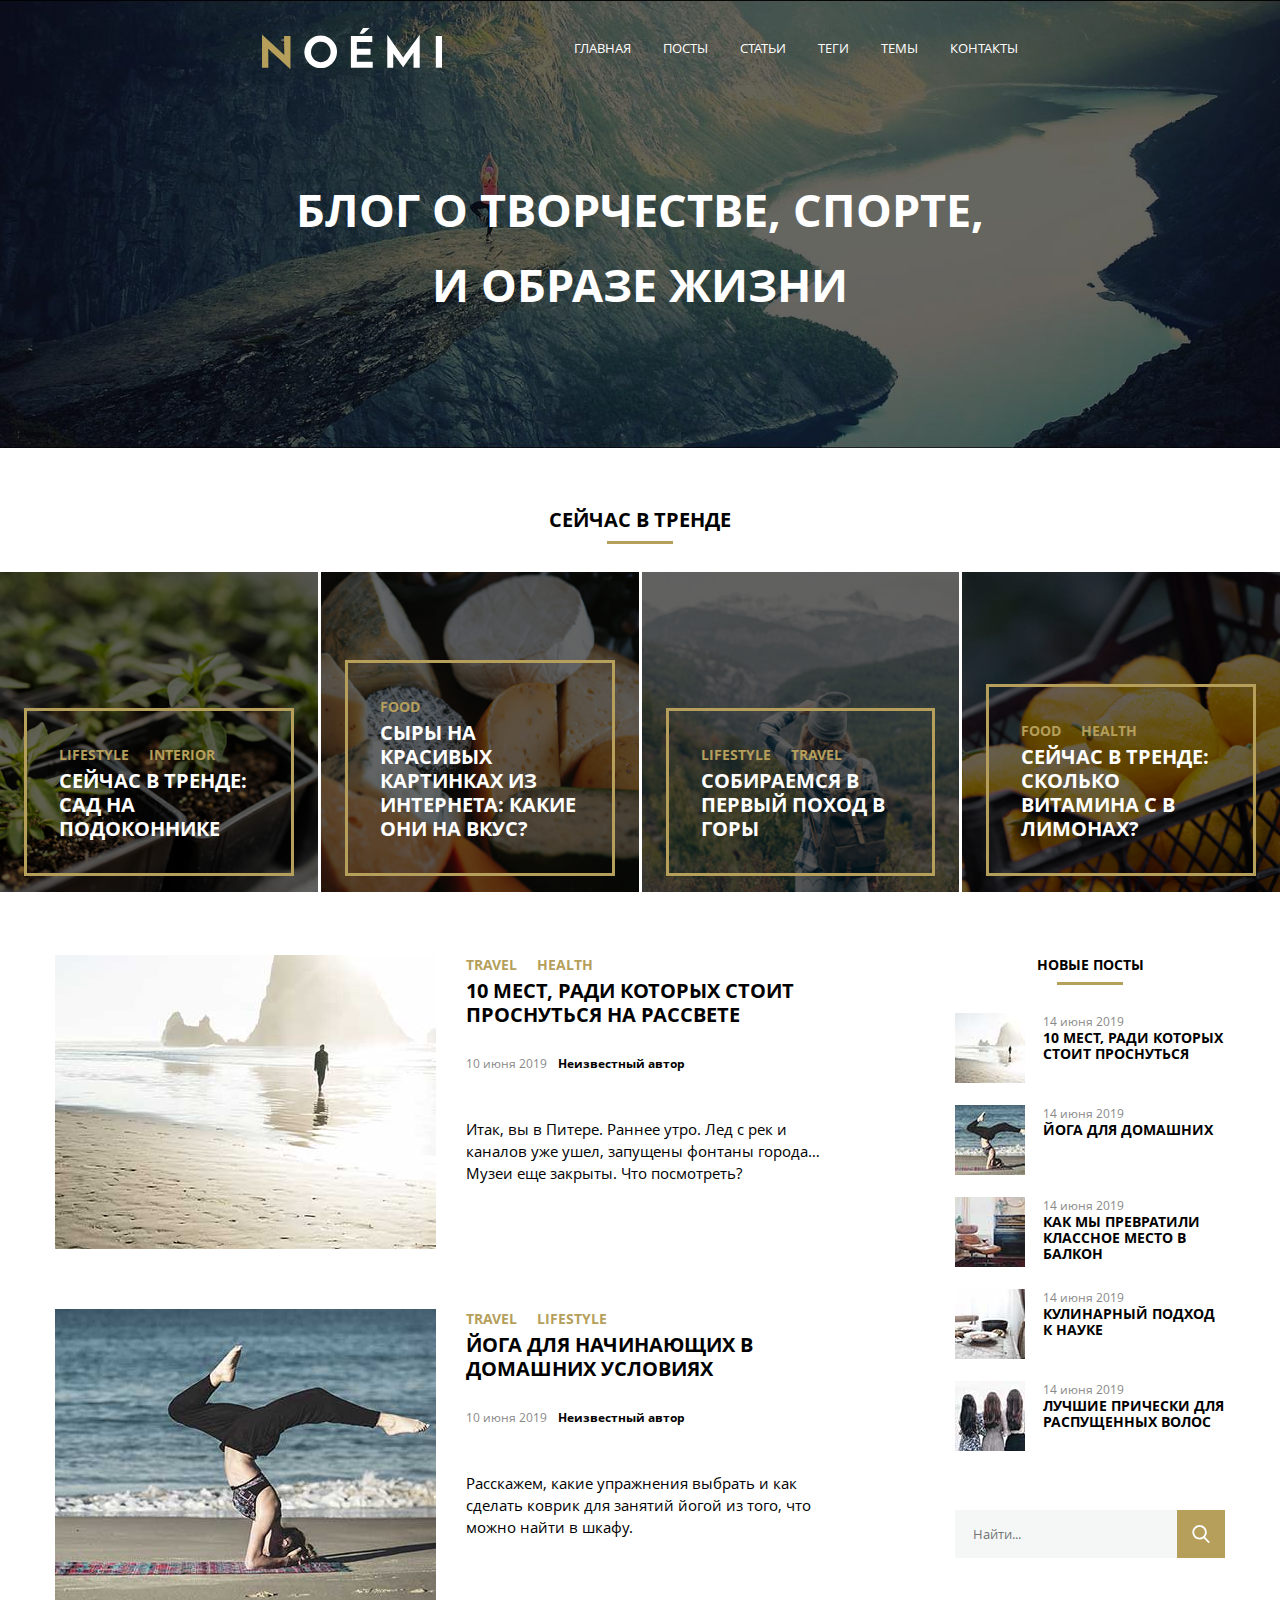
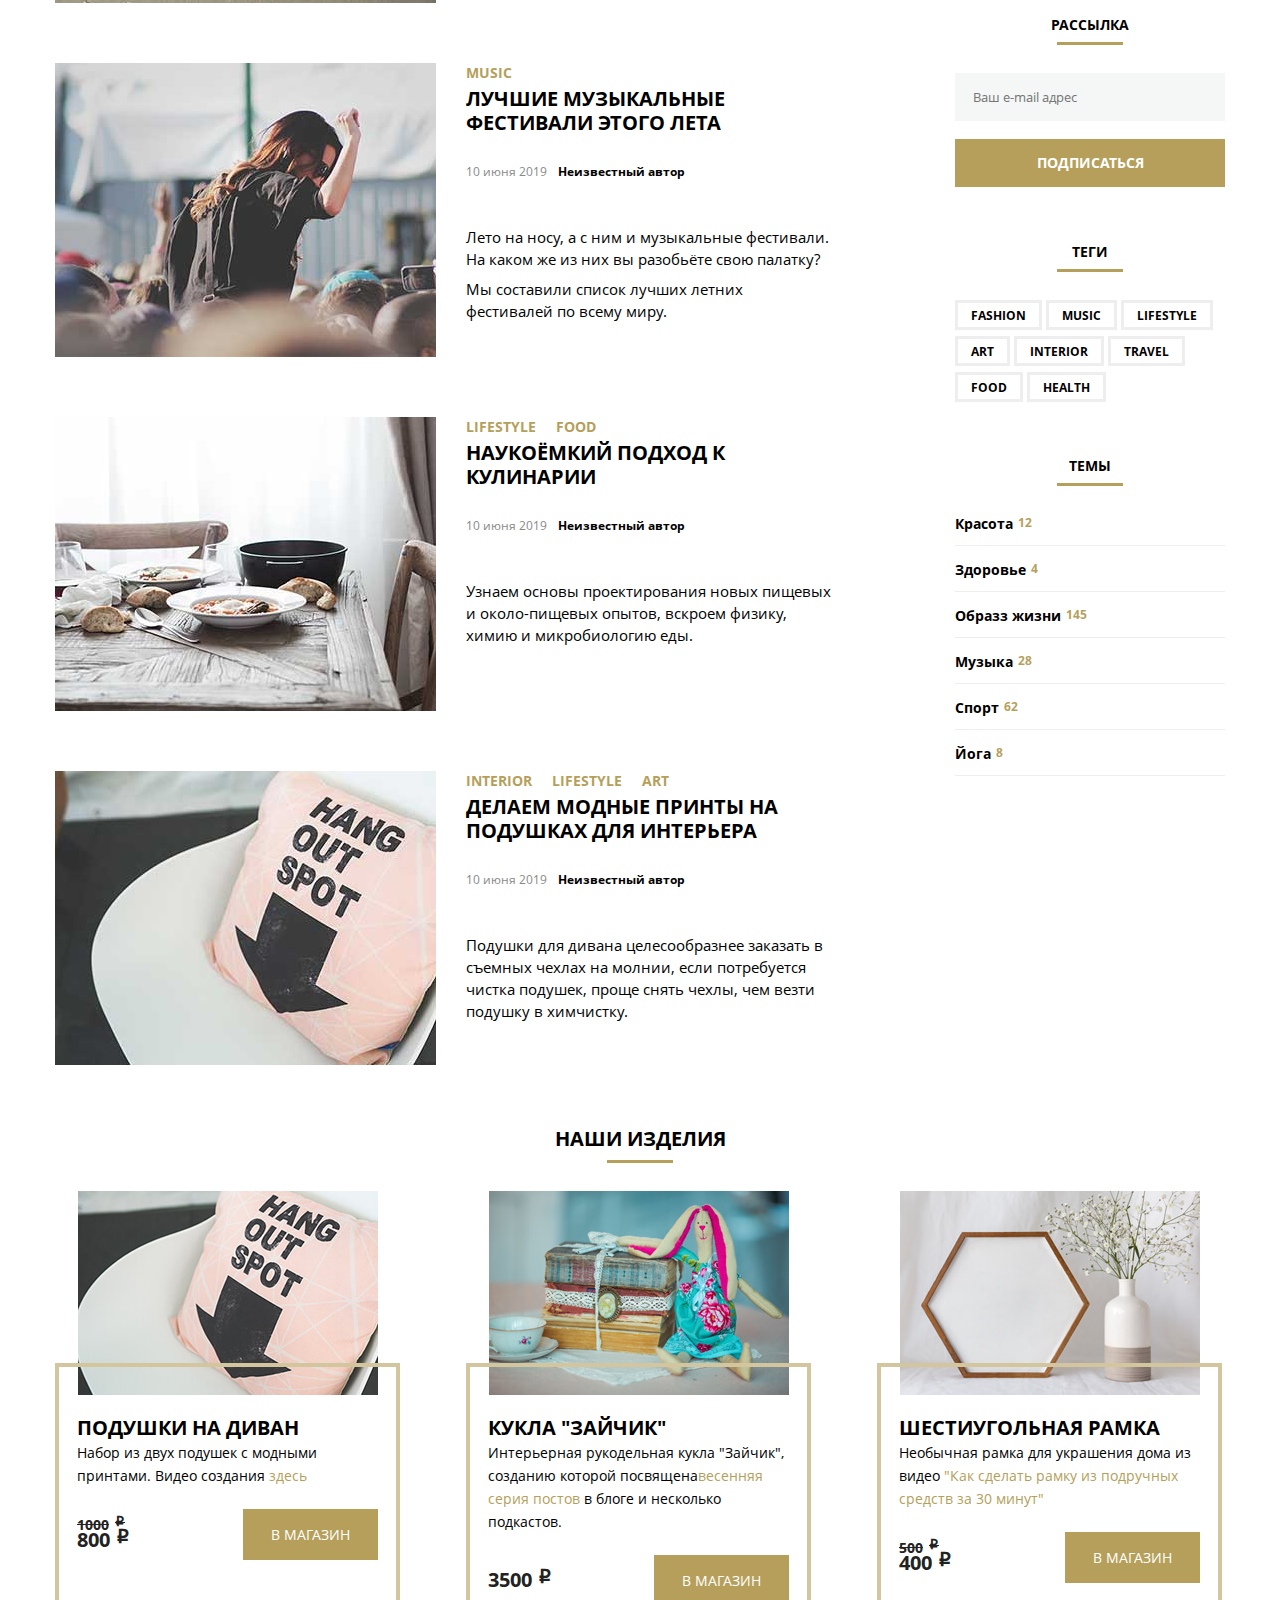
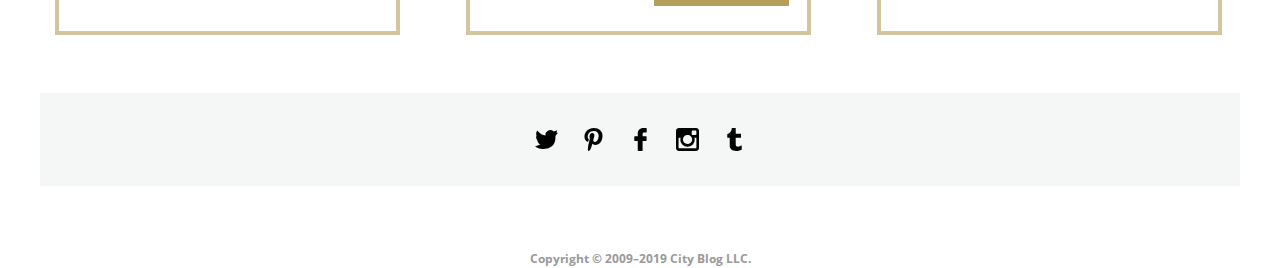
<file: index.html>
<!DOCTYPE html>
<html lang="ru">

<head>
  <meta charset="UTF-8">
  <meta name="viewport" content="width=device-width, initial-scale=1.0">

  <title>Document</title>
  <link rel="stylesheet" href="css/style.css">
 
</head>

<body>

  <header class="header">
    <div class="logo_menu">
      <div class="menu">

        <img class="menu_bar_icon" src="img/menu-bar-icon.png" alt="">
        <ul class="nav_list">
          <li class="nav_list_item"><a class="nav-link" href="#0">Главная</a></li>
          <li class="nav_list_item"><a class="nav-link" href="#0">Посты</a></li>
          <li class="nav_list_item"><a class="nav-link" href="#0">Статьи</a></li>
          <li class="nav_list_item"><a class="nav-link" href="#0">Теги</a></li>
          <li class="nav_list_item"><a class="nav-link" href="#0">Темы</a></li>
          <li class="nav_list_item"><a class="nav-link" href="#0">Контакты</a></li>
        </ul>
      </div>
      <div class="div_logo">
        <img class="img_logo" src="svg/noemi-logo.svg" alt="">
      </div>
    </div>
    <h1>блог о творчестве, спорте, и образе жизни</h1>

  </header>

  <aside class="aside_trend">
    <h2 class="title_h2_1 border31"><a href="#">сейчас в тренде</a></h2>
    <div class="aside_trend_containers border12">
      <div class="aside_trend_container">
        <img class="img_trend" src="img/trend1.jpg" alt="В тренде 1">
        <div class="div_fon_trend"></div>
        <div class="div_contents_trend">

          <div class="div_content_trend">

            <div class="tegi tegi_trend">

              <ul class="tegi_list tegi_list_trend">
                <li class="tegi_list_item tegi_list_item_trend"><a href="#0">lifestyle</a></li>
                <li class="tegi_list_item tegi_list_item_trend"><a href="#0">interior</a></li>
              </ul>
            </div>
            <h3 class="title_h3">сейчас в тренде: сад на подоконнике</h3>
          
          </div>
        </div>
      </div>

      <div class="aside_trend_container">

        <img class="img_trend" src="img/trend2.jpg" alt="В тренде 1">
        <div class="div_fon_trend"></div>
        <div class="div_contents_trend">

          <div class="div_content_trend">
            <div class="tegi tegi_trend">

              <ul class="tegi_list tegi_list_trend">
                <li class="tegi_list_item tegi_list_item_trend"><a href="#0">food</a></li>

              </ul>
            </div>
            <h3 class="title_h3">сыры на красивых картинках из интернета: какие они на вкус?</h3>

          </div>
        </div>
      </div>

      <div class="aside_trend_container">

        <img class="img_trend" src="img/trend3.jpg" alt="В тренде 1">
        <div class="div_fon_trend"></div>
        <div class="div_contents_trend">

          <div class="div_content_trend">
            <div class="tegi tegi_trend">

              <ul class="tegi_list tegi_list_trend">
                <li class="tegi_list_item tegi_list_item_trend"><a href="#0">lifestyle</a></li>
                <li class="tegi_list_item tegi_list_item_trend"><a href="#0">Travel</a></li>
              </ul>
            </div>
            <h3 class="title_h3">собираемся в первый поход в горы</h3>

          </div>
        </div>
      </div>

      <div class="aside_trend_container">

        <img class="img_trend" src="img/trend4.jpg" alt="В тренде 1">
        <div class="div_fon_trend"></div>
        <div class="div_contents_trend">

          <div class="div_content_trend">
            <div class="tegi tegi_trend">

              <ul class="tegi_list tegi_list_trend">
                <li class="tegi_list_item tegi_list_item_trend"><a href="#0">Food</a></li>
                <li class="tegi_list_item tegi_list_item_trend"><a href="#0">Health</a></li>
              </ul>
            </div>
            <h3 class="title_h3">сейчас в тренде: сколько витамина с в лимонах?</h3>

          </div>
        </div>
      </div>

    </div>

  </aside>

  <div class="container">

    <main class="content">
      <article class="article">
        <img class="img_article" src="img/last-post1.jpg" alt="Новость1">
        <div class="article_content">
          <div class="tegi">
            <ul class="tegi_list">
              <li class="tegi_list_item"><a href="#0">Travel</a></li>
              <li class="tegi_list_item"><a href="#0">Health</a></li>
            </ul>
          </div>
          <div class="title_container">
            <h3 class="title_h3"><a href="#0">10 мест, ради которых стоит проснуться на рассвете</a></h3>
          </div>
          <div class="time_avtor">
            <time class="time">10 июня 2019</time>
            <div class="avtor">
              <a href="#0">
                Неизвестный автор
              </a>
            </div>
          </div>
          <p>
            Итак, вы в Питере. Раннее утро. Лед с рек и каналов уже ушел, запущены фонтаны города… Музеи еще закрыты. Что посмотреть?
          </p>
        </div>
      </article>
      <article class="article">
        <img class="img_article" src="img/last-post2.jpg" alt="Новость2">
        <div class="article_content">
          <div class="tegi">
            <ul class="tegi_list">
              <li class="tegi_list_item"><a href="#0">Travel</a></li>
              <li class="tegi_list_item"><a href="#0">Lifestyle</a></li>
            </ul>
          </div>
          <div class="title_container">
            <h3 class="title_h3"><a href="#0">Йога для начинающих в домашних условиях</a></h3>
          </div>
          <div class="time_avtor">
            <time class="time">10 июня 2019</time>
            <div class="avtor">
              <a href="#0">
                Неизвестный автор
              </a>
            </div>
          </div>
          <p>Расскажем, какие упражнения выбрать и как сделать коврик для занятий йогой из того, что можно найти в шкафу.</p>
        </div>
      </article>
      <article class="article">
        <img class="img_article" src="img/last-post3.jpg" alt="Новость3">
        <div class="article_content">
          <div class="tegi">
            <ul class="tegi_list">
              <li class="tegi_list_item"><a href="#0">Music</a></li>
            </ul>
          </div>
          <div class="title_container">
            <h3 class="title_h3"><a href="#0">Лучшие музыкальные фестивали этого лета</a></h3>
          </div>
          <div class="time_avtor">
            <time class="time">10 июня 2019</time>
            <div class="avtor">
              <a href="#0">
                Неизвестный автор
              </a>
            </div>
          </div>
          <p>Лето на носу, а с ним и музыкальные фестивали. На каком же из них вы разобьёте свою палатку? </p>
          <p class="article_content_p">Мы составили список лучших летних фестивалей по всему миру.</p>
        </div>
      </article>
      <article class="article">
        <img class="img_article" src="img/last-post4.jpg" alt="Новость4">
        <div class="article_content">
          <div class="tegi">
            <ul class="tegi_list">
              <li class="tegi_list_item"><a href="#0">LifeStyle</a></li>
              <li class="tegi_list_item"><a href="#0">Food</a></li>
            </ul>
          </div>
          <div class="title_container">
            <h3 class="title_h3"><a href="#0">Наукоёмкий подход к кулинарии</a></h3>
          </div>
          <div class="time_avtor">
            <time class="time">10 июня 2019</time>
            <div class="avtor">
              <a href="#0">
                Неизвестный автор
              </a>
            </div>
          </div>
          <p>Узнаем основы проектирования новых пищевых и около-пищевых опытов, вскроем физику, химию и микробиологию еды.</p>
        </div>
      </article>
      <article class="article">
        <img class="img_article" src="img/last-post5.jpg" alt="Новость5">
        <div class="article_content">
          <div class="tegi">
            <ul class="tegi_list">
              <li class="tegi_list_item"><a href="#0">Interior</a></li>
              <li class="tegi_list_item"><a href="#0">Lifestyle</a></li>
              <li class="tegi_list_item"><a href="#0">Art</a></li>
            </ul>
          </div>
          <div class="title_container">
            <h3 class="title_h3"><a href="#0"> делаем модные принты на подушках для интерьера</a></h3>
          </div>
          <div class="time_avtor">
            <time class="time">10 июня 2019</time>
            <div class="avtor">
              <a href="#0">
                Неизвестный автор
              </a>
            </div>
          </div>
          <p>Подушки для дивана целесообразнее заказать в съемных чехлах на молнии, если потребуется чистка подушек, проще снять чехлы, чем везти подушку в химчистку.</p>
        </div>
      </article>

    </main>

    <aside class="sidebar">

      <section class="section_news">
        <h2 class="title_h2_1 title_h2"><a href="#">новые посты</a></h2>
        <div class="container_news">
          <img src="img/2.jpg" alt="Новость1">
          <box class="box_news">
            <time class="time">14 июня 2019</time>
            <h3 class="title_news"><a href="#">10 мест, ради которых стоит проснуться</a></h3>
          </box>
        </div>
        <div class="container_news">
          <img src="img/151.jpg" alt="Новость2">
          <box class="box_news">
            <time class="time">14 июня 2019</time>
            <h3 class="title_news"><a href="#">Йога для домашних</a></h3>
          </box>
        </div>
        <div class="container_news">
          <img src="img/45.jpg" alt="Новость3">
          <box class="box_news">
            <time class="time">14 июня 2019</time>
            <h3 class="title_news"><a href="#">Как мы превратили классное место в балкон</a></h3>
          </box>
        </div>
        <div class="container_news">
          <img src="img/501.jpg" alt="Новость4">
          <box class="box_news">
            <time class="time">14 июня 2019</time>
            <h3 class="title_news"><a href="#">Кулинарный подход к науке</a></h3>
          </box>
        </div>
        <div class="container_news">
          <img src="img/7.jpg" alt="Новость5">
          <box class="box_news">
            <time class="time">14 июня 2019</time>
            <h3 class="title_news"><a href="#">Лучшие прически для распущенных волос</a></h3>
          </box>
        </div>
      </section>

      <section class="section_search">
        <form class="form_search" action="">
          <div class="div_search">
            <label class="label_search">
              <input class="input_search" type="search" placeholder="Найти..." required>
              <span class="span_search">
                поле поиска по сайту
              </span>
            </label>
            <button class="button_search" type="submit"></button>
            <span class="span_search">
              Кнопка поиска по сайту
            </span>
          </div>
        </form>
      </section>

      <section class="section_rassilka">
        <h2 class="title_h2_1 title_h2"><a href="#0">Рассылка</a></h2>
        <form class="form_rassilka" action="">
          <label class="label_rassilka">
            <input class="input_rassilka" type="email" placeholder="Ваш e-mail адрес" required>
            <span class="span_rassilka">
              поле поиска по сайту
            </span>
          </label>
          <button class="button_rassilka" type="submit">Подписаться</button>
          <span class="span_rassilka">
            Кнопка поиска по сайту
          </span>
        </form>
      </section>

      <section class="section_tegi">
        <h2 class="title_h2_1 title_h2"><a href="#0">Теги</a></h2>

        <ul class="section_tegi_list">
          <li class="section_tegi_item"><a href="#0">Fashion</a></li>
          <li class="section_tegi_item"><a href="#0">Music</a></li>
          <li class="section_tegi_item"><a href="#0">LifeStyle</a></li>
          <li class="section_tegi_item"><a href="#0">Art</a></li>
          <li class="section_tegi_item"><a href="#0">Interior</a></li>
          <li class="section_tegi_item"><a href="#0">Travel</a></li>
          <li class="section_tegi_item"><a href="#0">Food</a></li>
          <li class="section_tegi_item"><a href="#0">Health</a></li>

        </ul>

      </section>

      <section class="section_temi">
        <h2 class="title_h2_1 title_h2"><a href="#0">Темы</a></h2>
        <ul class="ul_temi">
          <li class="li_temi">
            <div class="div_name"><a href="#0">Красота</a></div>
            <div class="div_number">12</div>
          </li>
          <li class="li_temi">
            <div class="div_name"><a href="#0">Здоровье</a></div>
            <div class="div_number">4</div>
          </li>
          <li class="li_temi">
            <div class="div_name"><a href="#0">Образз жизни</a></div>
            <div class="div_number">145</div>
          </li>
          <li class="li_temi">
            <div class="div_name"><a href="#0">Музыка</a></div>
            <div class="div_number">28</div>
          </li>
          <li class="li_temi">
            <div class="div_name"><a href="#0">Спорт</a></div>
            <div class="div_number">62</div>
          </li>
          <li class="li_temi">
            <div class="div_name"><a href="#0">Йога</a></div>
            <div class="div_number">8</div>
          </li>
        </ul>
      </section>

    </aside>

  </div>

  <aside class="aside_shop">

    <h2 class="title_h2_1"><a href="#">наши изделия</a></h2>
    <div class="shop_container">

      <div class="shop_product">

        <picture class="product_img">
          <source srcset="img/shop-item-desk1.jpg" media="(min-width: 1200px)">
          <source srcset="img/shop-item-tablet1.jpg" media="(min-width: 640px) and (max-width: 1200px)">
          <source sizes="(max-width: 640px) 78.889vw" srcset="img/shop-item-mobile1.jpg" media="(max-width: 640px)">
          <img src="img/shop-item-desk1.jpg" alt="Превью товара">
        </picture>

        <div class="product_content_container">

          <div class="product_content">

            <h2 class="title_h3_1 product_title">подушки на диван</h2>

            <p class="product_p">Набор из двух подушек с модными принтами. Видео создания <a href="#">здесь</a></p>
            <footer class="product_footer">

              <div class="product_prices">
                <span class="product_price product_price_old">
                  <span class="product_price-value">1000</span>
                  <span class="product_rub">i</span>
                </span>
                <span class="product_price">
                  <span class="product_price-value">800</span>
                  <span class="product_rub">i</span>
                </span>
              </div>
              <button class="product_button" type="button">В магазин</button>
            </footer>
          </div>
        </div>
      </div>

      <div class="shop_product">


        <picture class="product_img">
          <source srcset="img/shop-item-desk2.jpg" media="(min-width: 1200px)">
          <source srcset="img/shop-item-tablet2.jpg" media="(min-width: 640px) and (max-width: 1200px)">
          <source srcset="img/shop-item-mobile2.jpg" media="(max-width: 640px)">
          <img src="img/shop-item-desk1.jpg" alt="Превью товара">
        </picture>



        <div class="product_content_container">

          <div class="product_content">

            <h2 class="title_h3_1 product_title">Кукла "зайчик"</h2>

            <p class="product_p">Интерьерная рукодельная кукла "Зайчик", созданию которой посвящена<a href="#">весенняя серия постов</a> в блоге и несколько подкастов.</p>
            <footer class="product_footer">

              <div class="product_prices">

                <span class="product_price">
                  <span class="product_price-value">3500</span>
                  <span class="product_rub">i</span>
                </span>
              </div>
              <button class="product_button" type="button">в магазин</button>
            </footer>
          </div>
        </div>



      </div>

      <div class="shop_product">

        <picture class="product_img">
          <source srcset="img/shop-item-desk3.jpg" media="(min-width: 1200px)">
          <source srcset="img/shop-item-tablet3.jpg" media="(min-width: 640px) and (max-width: 1200px)">
          <source srcset="img/shop-item-mobile3.jpg" media="(max-width: 640px)">
          <img src="img/shop-item-desk1.jpg" alt="Превью товара">
        </picture>

        <div class="product_content_container">

          <div class="product_content">

            <h2 class="title_h3_1 product_title">шестиугольная рамка</h2>

            <p class="product_p">Необычная рамка для украшения дома из видео <a href="#">"Как сделать рамку из подручных средств за 30 минут"</a></p>
            <footer class="product_footer">

              <div class="product_prices">
                <span class="product_price product_price_old">
                  <span class="product_price-value">500</span>
                  <span class="product_rub">i</span>
                </span>
                <span class="product_price">
                  <span class="product_price-value">400</span>
                  <span class="product_rub">i</span>
                </span>
              </div>
              <button class="product_button" type="button">в магазин</button>
            </footer>
          </div>
        </div>
      </div>

    </div>

  </aside>

  <footer class="footer">
    <article>
      <ul class="ul_footer">
        <li class="li_footer">
          <a class="a_footer_twitter" href="#0">
            <span class="span_footer">twitter</span>
          </a>
        </li>
        <li class="li_footer">
          <a class="a_footer_pinterest" href="#0">
            <span class="span_footer">pinterest</span>
          </a>
        </li>
        <li class="li_footer">
          <a class="a_footer_facebook" href="#0">
            <span class="span_footer">facebook</span>
          </a>
        </li>
        <li class="li_footer">
          <a class="a_footer_instagram" href="#0">
            <span class="span_footer">instagram</span>
          </a>
        </li>
        <li class="li_footer">
          <a class="a_footer_tumblr" href="#0">
            <span class="span_footer">tumblr</span>
          </a>
        </li>
      </ul>
    </article>
    <div class="copiright">
      <a href="#0">Copyright © 2009–2019 City Blog LLC.</a>
    </div>

  </footer>




<div class="_hidden">


  <div class="popup_conteiner">
    <img type="button" class="form_x" src="svg/form-x.svg" alt="">

    <div class="popup_conteiner_content">

      <div class="div_title">
        <span class="span_title">ваш фитбек</span>

      </div>

      <form class="popup_content">

        <div class="div_qustion">

          <label class="label_qustion">

            <span class="select_label_qustion">Как часто вы заходите на сайт?</span>

            <select class="select">
              <option value="" selected>Почти каждый день</option>
            </select>

          </label>

        </div>

        <div class="div_qustion">

          <span class="form-hint">Вы подписаны на e-mail рассылку?</span>
          <br>

          <label class="radio-group">
            <input type="radio" class="radio" name="radio-group">
            <span class="radio-group-text_1">Да</span>
          </label>
          <label class="radio-group">
            <input type="radio" class="radio" name="radio-group">
            <span class="radio-group-text">Нет</span>
          </label>

        </div>

        <div class="div_qustion">

          <div class="form-row">
            <label class="form-group">
              <span class="form-hint">Расскажите какой контент вы хотели бы видеть на нашем сайте?</span>
              <textarea class="field textarea" placeholder="Может больше рецептов?" required></textarea>
            </label>
          </div>
        </div>
        <div class="popup_footer">
          <button class="footer_button" type="submit">Отправить</button>
        </div>

      </form>

    </div>

  </div>
  
</div>



</body>

</html>
</file>
<file: css/style.css>
@font-face {
  font-family: "Open Sans";
  src: url(../fonts/OpenSans-Regular.woff);
  font-weight: 400;
  font-style: normal;
}

@font-face {
  font-family: "rouble";
  src: url(../fonts/rouble.otf) format("opentype");
}

@font-face {
  font-family: "Open Sans";
  src: url(../fonts/OpenSans-Bold.woff);
  font-weight: 700;
  font-style: normal;
}

* {
  margin: 0;
  padding: 0;
  box-sizing: border-box;
  font-family: "Open Sans";
}

body{
vertical-align: middle;  
}

a {
  text-decoration: none;
  color: #000;
}

h1 {
  color: white;
}


h1, h2, h3 {
  width: 100%;
  font-weight: 700;
  text-transform: uppercase;
}

h1, h2 {
  text-align: center;
}

.title_h2_1:after {
  content: "";
  display: block;
  height: 3px;
  width: 70px;
  margin-left: auto;
  margin-right: auto;
  background-color: #b59f5b;
  margin-top: 12px;
}

.tegi {
  font-weight: 700;
  text-transform: uppercase;
  text-align: left;
}

.tegi_list {
  display: flex;
  width: auto;
  flex-wrap: wrap;
}

.tegi_list_item {
  list-style-type: none;
}

.tegi_list a {
  text-decoration: none;
  color: #b59f5b;
}

.border1{
  border: 2px solid #0000CD;
}

.border2{
  border: 2px solid #FF0000;
}

.border3{
  border: 2px solid #00FF00;
}

.header{
  background-size: cover;
  background-position: top;
    position: relative;
  z-index: 0;

  }
  .header::after {
  z-index: -1;
  content: "";
  position: absolute;
  top: 0;
  right: 0;
  bottom: 0;
  left: 0;
  background-color: #000000;
  opacity: 0.6;
}
  
.img_logo, .menu_bar_icon{
  display: block;
}

.menu_bar_icon{
  width: 23px;
  height: 20px;
}

.aside_trend{
  max-width: 100%;
}

.aside_trend_containers{
  margin: 0 auto;
}

.aside_trend_container{
  position: relative;
  margin: 0 auto;
}

.img_trend, .img_article{
  display: block;
  width: 100%;
  height: 100%;
  object-fit: cover;
}

.div_fon_trend {
  position: absolute;
  opacity: 0.6;
  background: #000;
  z-index: 0;
  top: 0;
  right: 0;
  bottom: 0;
  left: 0;
}

.div_contents_trend {
  width: 100%;
  color: #fff;
}

.div_content_trend {
  border: 3px solid #b59f5b;
  position: absolute;
  top: auto;
}

.div_content_trend p {
  font-weight: 700;
  text-transform: uppercase; 
}

.time_avtor {
  display: flex;  
}

.time {
  font-weight: 400;
  color: #888888;
}
.avtor {
  font-weight: 600;
  color: #000;
}

.container_news img {
  width: 70px;
  height: 70px; 
}

.input_rassilka {
  width: 100%;
  height: 48px;
  padding: 0 18px 0 18px;
  background-color: #f4f7f6;
  border: none;
}

.span_rassilka {
  position: absolute;
  height: 1px;
  width: 1px;
  overflow: hidden;
  clip: rect(1px 1px 1px 1px);
}

.button_rassilka {
  margin-top: 18px;
  display: block;
  border: none;
  height: 48px;
  width: 100%;
  background-color: #b59f5b;
  color: #fff;
  font-size: 14px;
  text-transform: uppercase;
  font-weight: 700;
}

.div_search {
  display: flex;
  width: 100%;
}

.label_search {
  display: block;
  flex-grow: 1;
}

.span_search {
  position: absolute;
  height: 1px;
  width: 1px;
  overflow: hidden;
  clip: rect(1px 1px 1px 1px);
}

.input_search {
  width: 100%;
  height: 48px;
  padding: 0 18px 0;
  background-color: #f4f7f6;
  border: none;
}

.button_search {
  display: block;
  border: none;
  width: 48px;
  height: 48px;
  background-color: #b59f5b;
  background-image: url(../svg/search.svg);
  background-size: 18px;
  background-repeat: no-repeat;
  background-position: center center;
}

.section_tegi_list{
  display: flex;
  flex-wrap: wrap;
  list-style-type: none
}

.section_tegi_item{
  text-transform: uppercase;
  font-size: 12px;
  font-weight: 700;
  height: 30px;
  background-color: rgba(244, 243, 241, 0);
  border: 3px solid #eeeeee;
  padding: 4px 13px 7px;
  margin-right: 4px;
  margin-bottom: 6px;
}

.ul_temi {
  list-style-type: none;
}

.li_temi {
  display: flex;
  padding-bottom: 14px;
  flex-wrap: wrap;
}

.li_temi::after {
  content: "";
  display: block;
  width: 100%;
  height: 1px;
  margin-left: auto;
  margin-right: auto;
  margin-top: 12px;
  background-color: #eee;
}

.div_name {
  font-size: 14px;
  font-weight: 700;
  color: #000000;
}

.div_number {
  margin-left: 5px;
  font-size: 12px;
  font-weight: 700;
  color: #b59f5b;
}

.shop_product {
  display: flex;
  flex-wrap: wrap;
  /* align-content: flex-start; */
  /* align-items: flex-start; */
}



.product_content_container {
  margin: 0 auto;
  border: 4px solid #d3c59d; 
}

.product_content {
  margin: 0 auto 25px;
}

.product_title {
  text-align: left;
}

.product_p {
  font-weight: 400;
}

.product_p a {
  color: #b59f5b;
}

.product_footer {
  display: flex;
  justify-content: space-between;
  align-items: center;  
}

.product_price {
  font-weight: 700;
  color: #222;
  line-height: 1;
  display: flex;
}

.product_price_old {
  text-decoration: line-through;
  margin-bottom: -2px;
}

.product_rub {
  margin-left: 6px;
  margin-top: -2px;
  font-family: "rouble";
}

.product_button {
  border: none;
  background-color: #b59f5b;
  cursor: pointer;
  text-transform: uppercase; 
  font-family: inherit;
  color: #fff;
}

.ul_footer {
  display: flex;
  list-style-type: none;
  justify-content: center;
  background-color: #f4f7f6;
}

.li_footer a {
  display: block;
  background-repeat: no-repeat;
  background-position: center center;
}

.span_footer {
  position: absolute;
  height: 1px;
  width: 1px;
  overflow: hidden;
  clip: rect(1px 1px 1px 1px);
}

.a_footer_twitter {
  background-image: url(../svg/004-twitter.svg);
}

.a_footer_pinterest {
  background-image: url(../svg/001-pinterest.svg);
}

.a_footer_facebook {
  background-image: url(../svg/002-facebook-logo.svg);
}

.a_footer_instagram {
  background-image: url(../svg/005-instagram.svg);
}

.a_footer_tumblr {
  background-image: url(../svg/003-tumblr.svg);
}

.copiright {
  text-align: center;
}

.copiright a {
  font-weight: 700;
  text-decoration: none;
  color: #999999;
}

@media (min-width: 1200px){

.header{
  background-image: url(../img/banner-bg.jpg);
  padding: 28px 247px 126px;
  margin-bottom: 58px;
}

.menu_bar_icon{
  display: none;
}

.logo_menu{
  margin: 0 auto 103px;
  max-width: 1200px;
  padding: 0 15px;
} 

.nav_list {
  display: flex;
  width: auto;
  text-align: right; 
}

.nav_list_item {
  list-style-type: none;
  text-transform: uppercase;
  font-weight: 400;
  font-size: 13px;
  margin-left: 32px;
}

.nav_list a {
  font-family: "Open Sans";
  color: white;
  text-decoration: none;
}

.img_logo {
  width: 180px;
}

h1 {
  font-size: 45px;
  line-height: 75px;
  width: 690px;
  margin: auto;
}

.sidebar .title_h2 {
  font-size: 14px;
}

.title_h2_1 {
  font-size: 20px;
  text-transform: uppercase;
  margin-bottom: 28px;
  text-align: center;
}

.title_h2_1:after {
  width: 66px;
  margin-top: 8px;
}

.aside_trend_containers {
  display: flex;
  flex-wrap: wrap;
}

.aside_trend_container {
    width: calc(25% - 2.25px);
    height: 320px;
}

.aside_trend_container:nth-child(n + 2) {
  margin-left: 3px;
}

.div_content_trend {
  right: 24px;
  bottom: 16px;
  left: 24px;
  padding: 34px 32px 32px;
}

.div_tegi {
  display: flex;
  flex-wrap: wrap;
}

.container{
  margin-bottom: -42px;
}

.aside_trend{
  margin-bottom: 63px;
}

.container{
  display: flex;
}

.sidebar{
  min-width: 270px;
}

.content {
  min-width: 778px;
  margin-right: 122px;
}

.content{
  /* margin-bottom: 0px; */
}

.article{
  display: flex;
  margin-bottom: 60px;
}

.title_container{
  margin-bottom: 28px;
}

.title_h3{
  font-size: 20px;
  line-height: 24px;
}

.time, .avtor {
  font-size: 12px;
  display: block;
}

.avtor {
  margin-left: 11px;
}

.time_avtor{
  margin-bottom: 46px;
}

.article_content p{
  font-size: 15px;
  line-height: 22px;
  font-weight: 400;
}

.article_content_p{
  margin-top: 8px;
}

.tegi {
  font-size: 14px;
  margin-bottom: 5px;
}

.tegi_list_item {
  margin-right: 20px;
}

.section_news{margin-bottom: 59px;}

.container_news {
  margin-bottom: 22px;
  display: flex;
}

.section_search {
    margin-bottom: 57px;
}

.section_rassilka {
  margin-bottom: 55px;
}
.section_tegi{
    margin-bottom: 48px;
}

.container_news img{
  margin-right: 18px;
  width: 70px;
  height: 70px;
}

.title_news{
  font-size: 14px;
  line-height: 16px;
}

.img_article{
  margin-right: 30px;
  max-width: 381px;
}

.container, .aside_shop {
  padding: 0 15px;
  margin: auto;
  max-width: 1200px;
}

.shop_container{
  display: flex;
  flex-wrap: wrap;
}

.shop_product {
  max-width: 345px;
  position: relative;
  top: 172px;
  /* margin-bottom: 0; */
  /* text-align: center; */
}

.shop_product:nth-child(n + 2) {
  margin-left: 66px;
}

.product_img {
  text-align: center;
  width: 100%;
  top: -172px;
  display: block;
  position: absolute;
  z-index: -1;
}


.product_content_container {
  width: 100%;
  height: 100%;
  padding: 47px 18px 0px;
}

.product_title {
  font-size: 20px;
}

.product_p {
  font-size: 14px;
  line-height: 23px;
}

.product_footer {
  margin: 22px auto 0;
}

.product_price {
  font-size: 20px;
}

.product_price_old {
  font-size: 14px;
}

.product_button {
  padding: 16px 28px;
  font-size: 14px;
}

.footer {
  /* padding: 0 245px; */
  max-width: 1200px;
  margin: 230px auto 0;
}

.ul_footer {
  padding: 35px 0;
}

.li_footer a {
  width: 23px;
  height: 23px;
  background-size: 23px;
}

.li_footer:nth-child(n + 2) {
  margin-left: 24px;
}

.copiright {
  margin-top: 60px;
}

.copiright a {
  font-size: 12px;
}

}

@media (max-width: 1199px){

.nav_list{
  display: none;
}

.aside_trend_container {
    margin: 0 auto 3px;
}


}

@media (min-width: 641px){

.logo_menu{
  display: flex;
  flex-direction: row-reverse;
  justify-content: space-between;
  align-items: center;
}



}

@media (min-width: 641px) and (max-width: 1199px){

.header{
  background-image: url(../img/banner-bg-tablet.jpg);
  padding: 5.7vw 4.56vw 14.44vw;
  margin-bottom: 5.8vw;
}

.logo_menu{
  margin-bottom: 11.67vw;
}

.img_logo{
  width: 20.57vw;
  height: 4.69vw;  
}

h1 {
  font-size: 5.208vw;
  line-height: 7.161vw;
  margin: auto;
  width: 80.427vw;
}

.title_h2_1 {
  font-size: 2.344vw;
  margin-bottom: 2.2vw;
  text-align: center;
}

.sidebar .title_h2{
  font-size: 14px;
  margin-bottom: 29px;
  line-height: 8px;
}
  
.aside_trend_containers {
  display: flex;
  flex-wrap: wrap;
}

.aside_trend{
  margin-bottom: 6.91vw;
}

.container{
  display: flex;
  margin-bottom: -2.506vw;
}

.article{
  margin-bottom: 5.208vw;
  border-bottom: 3px solid #eeeeee;
}

.article:nth-last-child(1){
border-bottom: none;
}

.content {
  min-width: 50.911vw;
  margin-right: 35px;
  margin-bottom: 2.5vw;
}

.sidebar{
  min-width: 271px;
}

.title_container{
  margin-bottom: 4.036vw;
  margin-top: 0.39vw;
}

.title_h3{
  font-size: 2.214vw;
  line-height: 2.865vw;
}

.img_article {
  display: block;
}

.time, .avtor {
  font-size: 12px;
  vertical-align: top;
}

.avtor {
  margin-left: 10px;
}

.time_avtor{
  margin-bottom: 3.346vw;
}

.article_content p{
  font-size: 1.953vw;
  line-height: 2.995vw;
}

.article_content_p{
padding-top: 0,651041666666667vw; 
}

.article_content{
  margin-top: 1.041vw;
  padding-bottom: 2.2vw;
  
}



.tegi {
  font-size: 1.823vw;
  line-height: 3.646vw;
}

.tegi_list_item {
  margin-right: 1.205vw;
}

.section_news{
  margin-bottom: 57px;
}

.section_search {
  margin-bottom: 62px;
}

.section_rassilka {
  margin-bottom: 62px;
}


.section_tegi{
  margin-bottom: 55px;
}

.container_news {
  margin-bottom: 2.965vw;
  display: flex;
}

.container_news img{
  margin-right: 20px;
  width: 70px;
  height: 70px;
}

.title_news{
  font-size: 14px;
  line-height: 14px;
}

.container, .aside_shop {
  padding: 0 4.557vw;
}

.shop_container{
  display: flex;
  flex-wrap: wrap;
}

.shop_product {
  max-width: 43.929vw;
  margin-bottom: 2.1vw;
  position: relative;
  top: 26.432vw;
}

.shop_product:nth-child(2) {
  margin-left: 2.995vw;
}

.shop_product:nth-last-child(1) {
  margin-top: 26.693vw;
}

.product_img {
  margin: -3.297vw auto 0;
  /* top: 4.597vw; */
  text-align: center;
  width: 100%;
  top: -21.615vw;
  display: block;
  position: absolute;
  z-index: -1;
}

.product_img img{
  width: 37.760vw;
}

.product_content_container {
  width: 100%;
  height: 100%;
  min-height: 34.5vw;
  padding: 6.210vw 2.29vw 0;
}

.product_title {
  font-size: 2.214vw;
}

.product_p {
  font-size: 1.953vw;
  line-height: 2.865vw;
}

.product_footer {
  margin: 2.999vw auto 0;
}

.product_price {
  font-size: 2.604vw;
}

.product_price_old {
  font-size: 1.823vw; 
}

.product_button {
  padding: 1.953vw 3.8vw;
  font-size: 1.823vw;
}

.footer {
  padding: 0 4.557vw 44px;
  margin: 27.216vw auto 0;
}

.ul_footer {
  padding: 35px 0;
}

.li_footer a {
  width: 23px;
  height: 23px;
  background-size: 23px;
}

.li_footer:nth-child(n + 2) {
  margin-left: 24px;
}
.copiright {
  margin-top: 4.948vw;
}

.copiright a {
  font-size: 12px;
}

}


@media (min-width: 641px) and (max-width: 1199px) and (orientation: landscape){

.aside_trend_container {
  width: calc(25% - 2.25px);
  height: calc(31.901vw/2);    
}

.div_content_trend {
  right: calc(2.344vw/2);
  bottom: calc(2.344vw/2);
  left: calc(2.344vw/2);
  padding: calc(4.688vw/2) calc(4.036vw/2) calc(4.427vw/2);
}

.div_content_trend p {
  font-size: calc(2.214vw/2);
  line-height: calc(2.865vw/2);

}

.tegi {
  font-size: calc(1.823vw/2);
  line-height: calc(4.818vw/2);
}

.tegi_list_item {
  margin-right: calc(2.604vw/2);
}

.aside_trend_container:nth-child(n + 2) {
  margin-left: 3px;
}

.aside_trend_container .title_h3 {
    font-size: calc(2.214vw/2);
    line-height: calc(2.865vw/2);
}



}

@media (min-width: 641px) and (max-width: 1199px) and (orientation: portrait){

.aside_trend_container {
  width: calc(50% - 1.5px);
  height: 31.901vw;  
}

.div_content_trend {
  right: 2.5vw;
  bottom: 1.7vw;
  left: 2.5vw;
  padding: 3.65vw 4.1vw 3.8vw;
}

.div_content_trend p {
  font-size: 2.214vw;
  line-height: 2.865vw;
  margin-top: 0.651vw;
}

.tegi_list_item {
  margin-right: 2.604vw;
}

.aside_trend_container:nth-child(2n) {
  margin-left: 3px;
}

}

@media (max-width: 640px){

.header{
  background-image: url(../img/banner-mobile.jpg);
  background-position: top;
  padding: 8.61vw 4.17vw 58.453vw;
  margin-bottom: 10.556vw;
}

.menu_bar_icon{
  margin-left: auto;
}

.img_logo{
  width: 74.72vw;
  height: 16.94vw;
  margin: 48.33vw auto 9.5vw;
}

h1 {
  font-size: 7.22vw;
  line-height: 10vw;
  margin: auto
}

.title_h2_1 {
  font-size: 4.444vw;
  margin-bottom: 8.889vw;
}

.aside_trend{
  margin-bottom: 13.889vw;
}

.container, .aside_shop{
  padding: 0 4.167vw;
}

.content{
  margin-bottom: 11.5vw;
}

.img_article{
height: 70.278vw;
}

.title_container{
  margin-bottom: 5vw;
  margin-top: 1.389vw;
}

.title_h3{
  font-size: 4.444vw;
  line-height: 5.556vw;
}

.time, .avtor {
  font-size: 3.333vw;
}

.avtor {
  margin-left: 4.167vw;
}

.time_avtor{
  margin-bottom: 3.611vw;
}

.article_content p{
font-size: 3.889vw;
line-height: 5.556vw;
}

.article{
  margin-bottom: 9.83vw;
  margin-top: 3.778vw;
  padding-bottom: 5.6vw;
  border-bottom: 3px solid #eeeeee;
}

.article:nth-last-child(1) {
  border-bottom:none;
}



.article:nth-last-child(1){
border-bottom: none;
}


.article_content_p{
  margin-top: 1.389vw;
}
.article_content{
  /* margin-bottom: 9.83vw; */
  margin-top: 3.778vw;
  /* padding-bottom: 5.6vw; */
}

.tegi {
  font-size: 3.889vw;
}

.tegi_list_item {
  margin-right: 5.556vw;
}

.section_news{
  margin-bottom: 18.667vw;
}

.section_search {
  margin-bottom: 10.494vw;
}

.section_tegi {
  margin-bottom: 10vw;
}
  
.section_rassilka{
  margin-bottom: 11.494vw;
}

.section_temi{
  margin-bottom: 8.494vw;
}
  
.container_news {
  margin-bottom: 6.111vw;
  display: flex;
}

.container_news img{
  margin-right: 5.000vw;
  width: 19.444vw;
  height: 19.444vw;
}

.title_news{
  font-size: 3.889vw;
  line-height: 5.000vw;
}

.shop_product {
  max-width: 91.667vw;
  margin-bottom: 6.94vw;
}

.product_img {
  margin: -9.167vw auto 0;
  /* width: 100%; */
  /* text-align: center; */
  top: 10.67vw;
  position: relative;
  z-index: -1;
}

.product_img img{
  width: 78.889vw;
}



.product_content_container {
  width: 100%;
  min-height: 59.722vw;
  padding: 14.167vw 5.556vw 0;
}

.product_title {
  font-size: 4.556vw;
  line-height: 6.111vw;
}

.product_p {
  font-size: 4.167vw;
  line-height: 6.111vw;
}

.product_footer {
  margin: 6.5vw auto 0;
}

.product_price {
  font-size: 6.944vw;
}

.product_price_old {
  font-size: 3.889vw;
}

.product_button {
  padding: 4.167vw 8.056vw;
  font-size: 3.889vw;
}

.footer {
  padding: 0 4.167vw 11.111vw;
  margin: 9.444vw auto 0;
}

.ul_footer {
  padding: 35px 0;

}

.li_footer a {
  width: 23px;
  height: 23px;
  background-size: 23px;
}

.li_footer:nth-child(n + 2) {
  margin-left: 24px;
}

.copiright {
  margin-top: 10vw;
}

.copiright a {
  font-size: 3.333vw;
}

}

@media (max-width: 640px) and (orientation: landscape){

.aside_trend_containers {
  display: flex;
  flex-wrap: wrap;
}

.aside_trend_container {
  width: calc(50% - 1.5px);
  height: calc(63.889vw/2); 
}
.aside_trend_container:nth-child(2n) {
  margin-left: 3px;
}

.div_content_trend {
  right: calc(4.167vw/2);
  bottom: calc(4.167vw/2);
  left: calc(4.167vw/2);
  padding: calc(9.167vw/2) calc(6.111vw/2) calc(8.333vw/2);
}

.div_content_trend p {
  font-size: calc(4.444vw/2);
  line-height: calc(5.556vw/2);
}

.tegi_trend {
  font-size: calc(3.889vw/2);
  line-height: calc(10.278vw/2);
}

.tegi_list_item_trend {
    margin-right: calc(5.556vw/2);

}

.aside_trend_container .title_h3 {
    font-size: calc(4.444vw/2);
    line-height: calc(5.556vw/2);
}

}

@media (max-width: 640px) and (orientation: portrait){

.aside_trend_container{
  height: 63.889vw;
}

.div_content_trend {
  right: 4.167vw;
  bottom: 3.55vw;
  left: 4.167vw;
  padding: 8.167vw 6.111vw 7.5vw;
}

.div_content_trend p {
  font-size: 4.444vw;
  line-height: 5.556vw;
  margin-top: 1.944vw;
}

}





._hidden{
  display: none;
}




._hidden .body_img{
  width: 100%;
  margin: auto;
  position: absolute;
  z-index: -9999;
  top: 0;
}

._hidden:before {
  content: "";
  background: #000;
  position: fixed;
  left: 0;
  top: 0;
  width: 100%;
  height: 100%;
  opacity: 0.5;
  z-index: -1;
}

._hidden {
  width: 390px;
  position: absolute;
  top: calc(50% - 300px) ;
  left: calc(50% - 195px);
  z-index: 1;
}

._hidden .form_x {
  margin-left: 370px;
  width: 20px;
  height: 20px;
}

._hidden .popup_conteiner_content {
  padding-top: 20px;
  background-color: #fff;
  height: 590px;
  
}

._hidden .popup_content {
  padding: 0 32px;
}

._hidden .div_title {
  text-align: center;
  text-transform: uppercase;
  font-weight: 700;
}

._hidden .div_title:after {
  content: "";
  display: block;
  width: 66px;
  height: 3px;
  margin-left: auto;
  margin-right: auto;
  margin-top: 14px;
  background-color: #b59f5b;
}

._hidden .div_qustion {
  margin-top: 30px;
}

._hidden .label_qustion .select_label_qustion {
  font-size: 13px;
  margin-bottom: 5px;
  line-height: 40px;
}

._hidden .select {
  display: inline-block;
  box-sizing: border-box;
  width: 100%;
  height: 38px;

  padding-left: 10px;
  padding-right: 25px;

  margin: 0;

  border: 1px solid #cbd1d4;
  background-color: #cbd1d4;

  font-size: 14px;
  font-family: Arial, sans-serif;
  color: #333333;

  appearance: none;
  background: url(../svg/form-arrows.svg);
  background-size: 10px;
  background-repeat: no-repeat;
  background-position: center right 5px;
}

._hidden .form-hint {
  font-size: 13px;
}

._hidden .radio {
  position: absolute;
  clip: rect(1px, 1px, 1px, 1px);
  height: 1px;
  width: 1px;
}

._hidden .radio-group-text::before {
  content: "";
  display: inline-block;
  width: 20px;
  height: 20px;
  background-image: url(../svg/form-circle.svg);
  background-repeat: no-repeat;
  background-position: center center;
  background-size: 20px;
  display: inline-block;
  vertical-align: middle;
  margin-right: 8px;
}

._hidden .radio-group-text_1::before {
  content: "";
  display: inline-block;
  width: 20px;
  height: 20px;
  background-image: url(../svg/form-empty-circle.svg);
  background-repeat: no-repeat;
  background-position: center center;
  background-size: 20px;
  display: inline-block;
  vertical-align: middle;
  margin-right: 8px;
}

._hidden .radio-group {
  display: inline-block;
  font-size: 15px;
}

._hidden .radio-group:nth-of-type(n + 2) {
  margin-left: 15px;
}

._hidden .textarea {
  min-width: 330px;
  max-width: 330px;
  min-height: 132px;
  max-height: 132px;
}

._hidden .footer_button {
  margin-top: 27px;
  border: none;
  background-color: #b59f5b;
  padding: 11px 0;
  cursor: pointer;
  text-transform: uppercase;

  font-family: inherit;
  font-size: 14px;
  font-weight: 700;
  color: #fff;
  width: 100%;
}


@media (min-width: 1200px){


._hidden .div_title {
  font-size: 20px;
 
}


}



@media (min-width: 641px) and (max-width: 1199px){

._hidden .div_title {
  font-size: 18px;
 
}


}



@media (max-width: 640px){

._hidden {
  display: flex;
justify-content: center;
}

._hidden .form_x{
  margin-left: 305px;
}

._hidden .div_title {
  font-size: 16px;
 
}

._hidden .popup_conteiner {
  margin-top: 25px;
  width: 330px;
  position: static;
}

._hidden .popup_conteiner_content {
  height: 550px;
  
}

._hidden .textarea {
  min-width: 280px;
  max-width: 280px;
  min-height: 132px;
  max-height: 132px;
}

._hidden .popup_content {
  padding: 0 26px;
}

}
</file>
